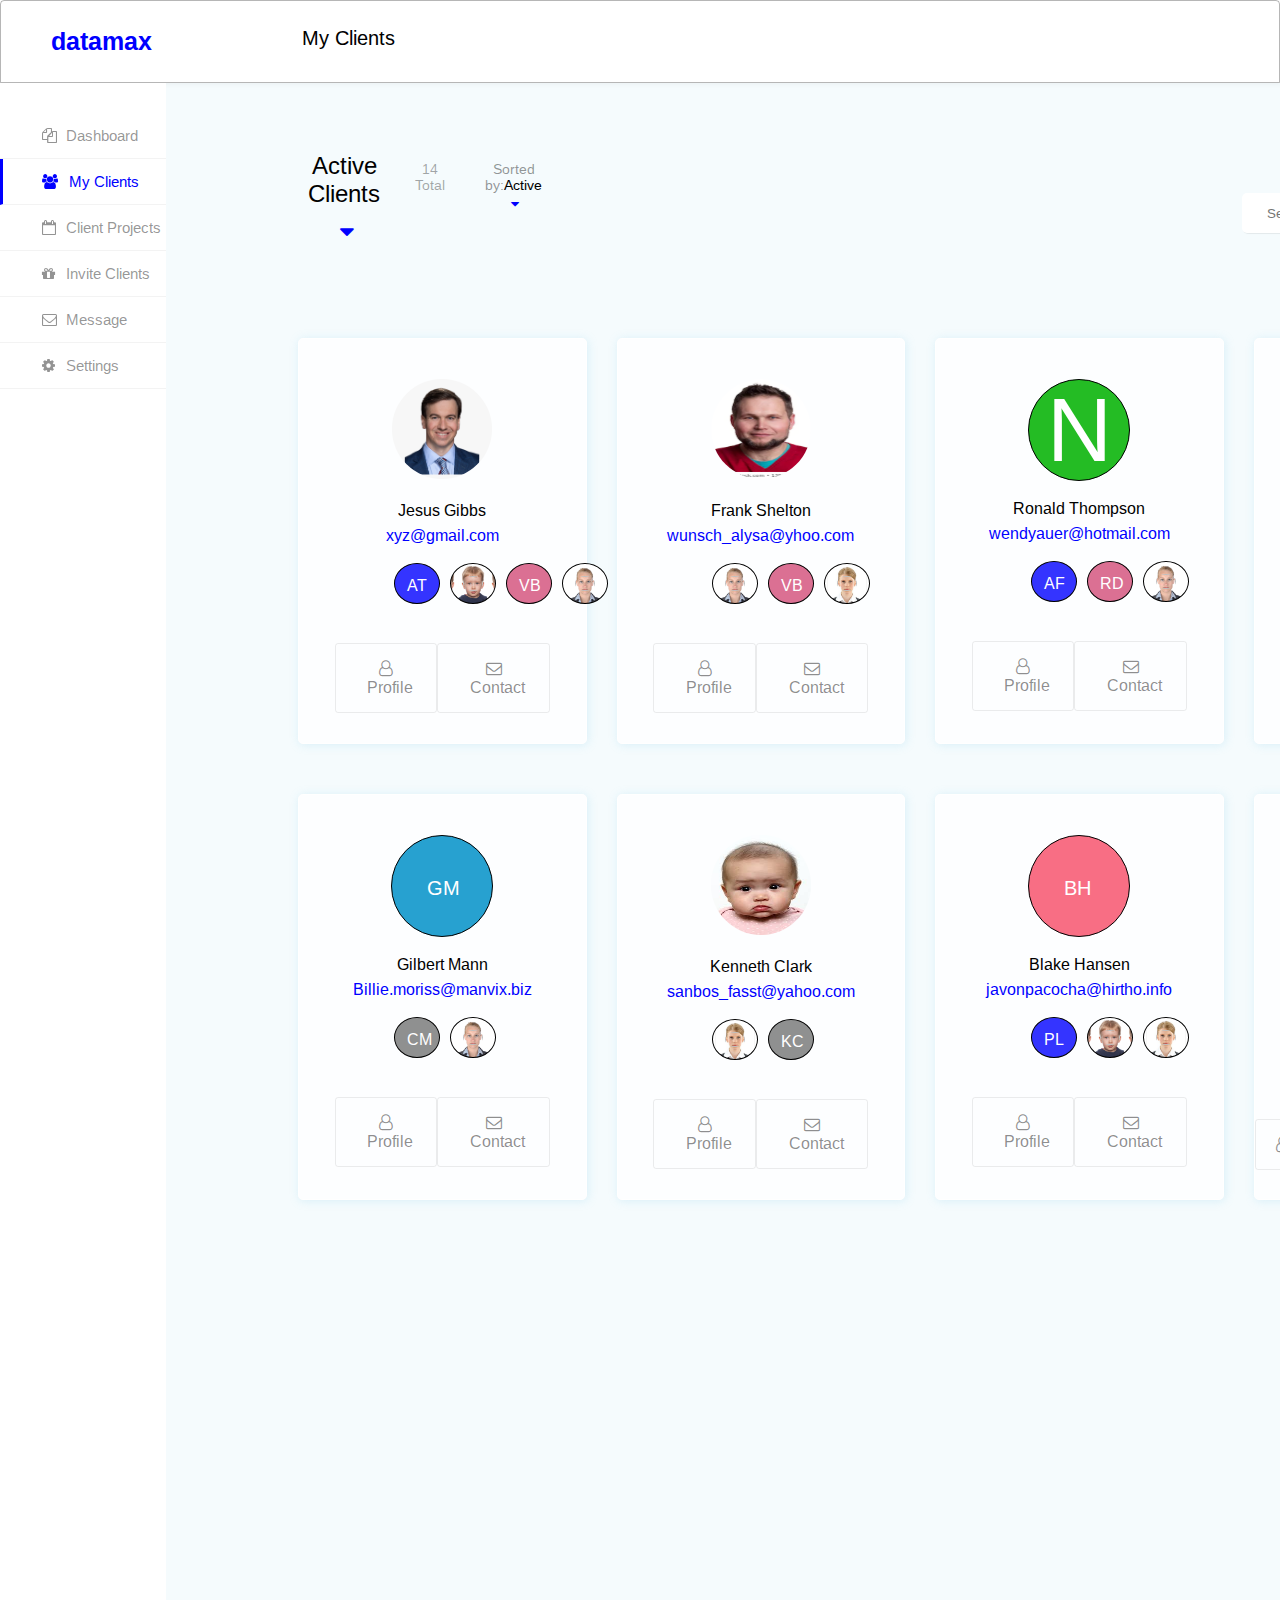
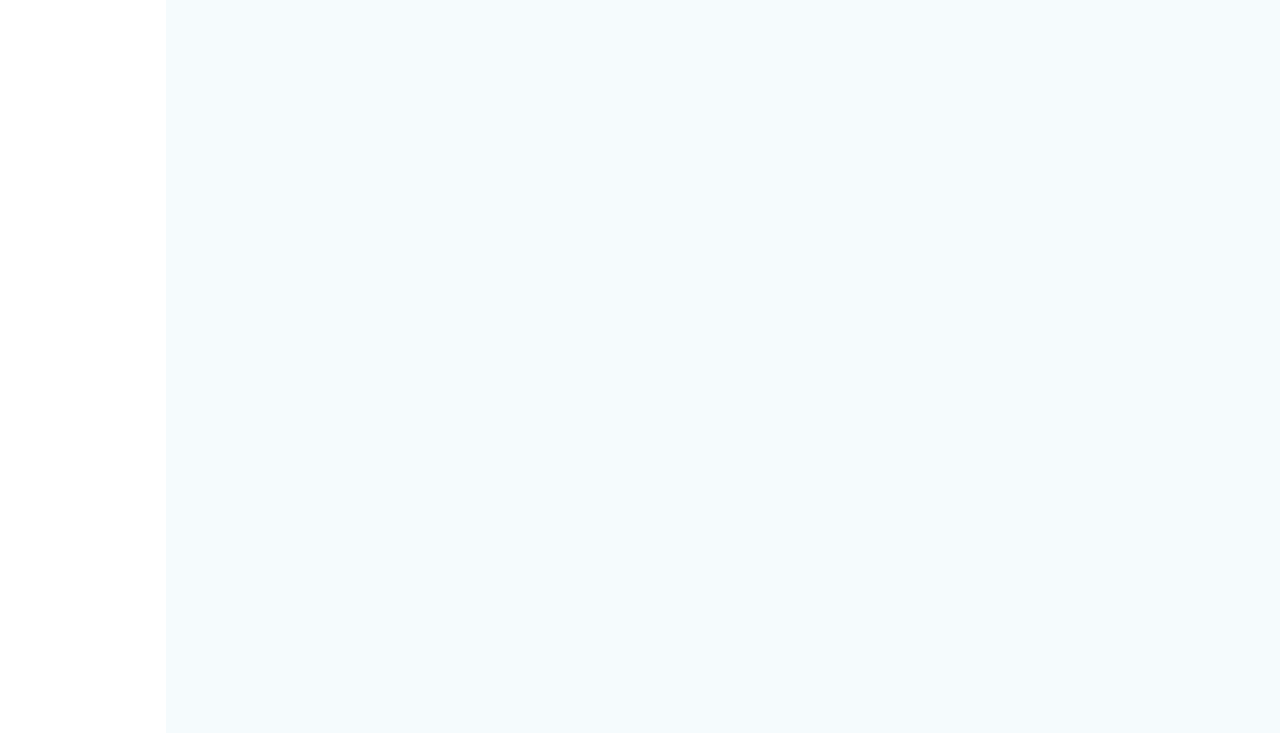
<file: index.html>
<!DOCTYPE html>

<head>
    <title>Test Page</title>
    <link rel="stylesheet" href="stylesheet.css">
    <link rel="stylesheet" href="https://cdnjs.cloudflare.com/ajax/libs/font-awesome/4.7.0/css/font-awesome.min.css">
    <link rel="stylesheet" href="https://fonts.googleapis.com/css?family=Sofia">
    <link rel="preconnect" href="https://fonts.gstatic.com">
    <link href="https://fonts.googleapis.com/css2?family=Arimo&display=swap" rel="stylesheet">
</head>

<body>
    <header>
        <div class="heading">
            <div class="headingcontent">
                <div class="datamax">datamax</div>
                <div class="myclient">My Clients</div>
            </div>
        </div>
    </header>
    <section>
        <div class="section">
            <nav>
                <div class="navigation">
                    <ul>
                        <li><i class="fa fa-files-o" aria-hidden="true"></i>&nbsp;&nbsp;&nbsp;&nbsp;Dashboard</li>
                        <li style="color: blue;border-left:3px solid blue;"><i class="fa fa-users"
                                aria-hidden="true"></i>&nbsp;&nbsp;&nbsp;&nbsp;My Clients</li>
                        <li><i class="fa fa-calendar-o" aria-hidden="true"></i>&nbsp;&nbsp;&nbsp;&nbsp;Client Projects
                        </li>
                        <li><i class="fa fa-gift" aria-hidden="true"></i>&nbsp;&nbsp;&nbsp;&nbsp;Invite Clients</li>
                        <li><i class="fa fa-envelope-o" aria-hidden="true"></i>&nbsp;&nbsp;&nbsp;&nbsp;Message</li>
                        <li><i class="fa fa-cog" aria-hidden="true"></i>&nbsp;&nbsp;&nbsp;&nbsp;Settings</li>
                    </ul>
                </div>
            </nav>
            <div class="main">
                <div class="topsection">
                    <div class="activeclient">Active Clients<i class="fa fa-sort-desc" aria-hidden="true" id="b"
                            style="color: blue;"></i></div>
                    <div class="total">14 Total</div>
                    <div class="sorted">Sorted by:<span id="dark">Active</span><i class="fa fa-sort-desc" id="a"
                            aria-hidden="true" style="color: blue;"></i></div>
                    <div class="searchbox"><i class="fa fa-search" aria-hidden="true"></i><input type="search"
                            class="search" placeholder="Search Client"></div>
                </div>
                <div class="grid-container">
                    <div class="item1">
                        <div class="itembox">
                            <div class="image">
                                <img src="./Images/264-2640465_passport-size-photo-sample-hd-png-download.png"
                                    style="width: 100px;height: 100px;">
                            </div>
                            <div class="details">
                                <p>Jesus Gibbs</p>
                                <p style="color: blue;">xyz@gmail.com</p>
                            </div>
                            <div class="smallcircle">
                                <div class="at" style="background-color: rgba(0, 0, 255, 0.795); color: white;">AT</div>
                                <div><img class="bt"></div>
                                <div class="at" style="background-color: palevioletred; color: white;">VB</div>
                                <div><img class="ct"></div>
                            </div>
                            <div class="choose">
                                <div class="profile"><i class="fa fa-user-o" aria-hidden="true"></i>&nbsp;&nbsp;Profile
                                </div>
                                <div class="contact"><i class="fa fa-envelope-o"
                                        aria-hidden="true"></i>&nbsp;&nbsp;Contact</div>
                            </div>
                        </div>
                    </div>
                    <div class="item2">
                        <div class="itembox">
                            <div class="image">
                                <img src="./Images/portrait-bearded-man-looking-camera-260nw-1357097612.webp"
                                    style="width: 100px;height: 100px;">
                            </div>
                            <div class="details">
                                <p>Frank Shelton</p>
                                <p style="color: blue;">wunsch_alysa@yhoo.com</p>
                            </div>
                            <div class="smallcircle">
                                <div><img class="ct"></div>
                                <div class="at" style="background-color: palevioletred; color: white;">VB</div>
                                <div><img class="dt"></div>
                            </div>
                            <div class="choose">
                                <div class="profile"><i class="fa fa-user-o" aria-hidden="true"></i>&nbsp;&nbsp;Profile
                                </div>
                                <div class="contact"><i class="fa fa-envelope-o"
                                        aria-hidden="true"></i>&nbsp;&nbsp;Contact</div>
                            </div>
                        </div>
                    </div>
                    <div class="item3">
                        <div class="itembox">
                            <div class="image">
                                <div class="lettersn" style="width: 100px;height: 100px;">N</div>
                            </div>
                            <div class="details">
                                <p>Ronald Thompson</p>
                                <p style="color: blue;">wendyauer@hotmail.com</p>
                            </div>
                            <div class="smallcircle">
                                <div class="at" style="background-color: rgba(0, 0, 255, 0.795); color: white;">AF</div>
                                <div class="at" style="background-color: palevioletred; color: white;">RD</div>
                                <div><img class="ct"></div>
                            </div>
                            <div class="choose">
                                <div class="profile"><i class="fa fa-user-o" aria-hidden="true"></i>&nbsp;&nbsp;Profile
                                </div>
                                <div class="contact"><i class="fa fa-envelope-o"
                                        aria-hidden="true"></i>&nbsp;&nbsp;Contact</div>
                            </div>
                        </div>
                    </div>
                    <div class="item4">
                        <div class="itembox">
                            <div class="image">
                                <div class="lettersm" style="width: 100px;height: 100px;">M</div>
                            </div>
                            <div class="details">
                                <p>Jesus Gibbs</p>
                                <p style="color: blue;">xyz@gmail.com</p>
                            </div>
                            <div class="smallcircle">
                                <div class="at" style="background-color: rgba(0, 0, 255, 0.795); color: white;">AT</div>
                                <div class="at" style="background-color: palevioletred; color: white;">VB</div>
                            </div>
                            <div class="choose">
                                <div class="profile"><i class="fa fa-user-o" aria-hidden="true"></i>&nbsp;&nbsp;Profile
                                </div>
                                <div class="contact"><i class="fa fa-envelope-o"
                                        aria-hidden="true"></i>&nbsp;&nbsp;Contact</div>
                            </div>
                        </div>
                    </div>
                    <div class="item5">
                        <div class="itembox">
                            <div class="image">
                                <div class="lettersgm" style="width: 100px;height: 100px;">
                                    <div class="cen">GM</div>
                                </div>
                            </div>
                            <div class="details">
                                <p>Gilbert Mann</p>
                                <p style="color: blue;">Billie.moriss@manvix.biz</p>
                            </div>
                            <div class="smallcircle">
                                <div class="at" style="background-color: rgba(80, 80, 80, 0.637); color: white;">CM
                                </div>
                                <div><img class="ct"></div>
                            </div>
                            <div class="choose">
                                <div class="profile"><i class="fa fa-user-o" aria-hidden="true"></i>&nbsp;&nbsp;Profile
                                </div>
                                <div class="contact"><i class="fa fa-envelope-o"
                                        aria-hidden="true"></i>&nbsp;&nbsp;Contact</div>
                            </div>
                        </div>
                    </div>
                    <div class="item6">
                        <div class="itembox">
                            <div class="image">
                                <img src="./Images/ninth.jpeg" style="width: 100px;height: 100px;">
                            </div>
                            <div class="details">
                                <p>Kenneth Clark</p>
                                <p style="color: blue;">sanbos_fasst@yahoo.com</p>
                            </div>
                            <div class="smallcircle">
                                <div><img class="dt"></div>
                                <div class="at" style="background-color: rgba(80, 80, 80, 0.637); color: white;">KC
                                </div>
                            </div>
                            <div class="choose">
                                <div class="profile"><i class="fa fa-user-o" aria-hidden="true"></i>&nbsp;&nbsp;Profile
                                </div>
                                <div class="contact"><i class="fa fa-envelope-o"
                                        aria-hidden="true"></i>&nbsp;&nbsp;Contact</div>
                            </div>
                        </div>
                    </div>
                    <div class="item7">
                        <div class="itembox">
                            <div class="image">
                                <div class="lettersbh" style="width: 100px;height: 100px;">
                                    <div class="cen1">BH</div>
                                </div>
                            </div>
                            <div class="details">
                                <p>Blake Hansen</p>
                                <p style="color: blue;">javonpacocha@hirtho.info</p>
                            </div>
                            <div class="smallcircle">
                                <div class="at" style="background-color: rgba(0, 0, 255, 0.795); color: white;">PL</div>
                                <div><img class="bt"></div>
                                <div><img class="dt"></div>
                            </div>
                            <div class="choose">
                                <div class="profile"><i class="fa fa-user-o" aria-hidden="true"></i>&nbsp;&nbsp;Profile
                                </div>
                                <div class="contact"><i class="fa fa-envelope-o"
                                        aria-hidden="true"></i>&nbsp;&nbsp;Contact</div>
                            </div>
                        </div>
                    </div>
                    <div class="item8">
                        <div class="itembox">
                            <div class="image">
                                <img src="./Images/fifth.jpg" style="width: 100px;height: 100px;">
                            </div>
                            <div class="details">
                                <p>Jesus Gibbs</p>
                                <p style="color: blue;">xyz@gmail.com</p>
                            </div>
                            <div class="smallcircle">
                                <div class="at" style="background-color: rgba(0, 0, 255, 0.795); color: white;">AT</div>
                                <div><img class="bt"></div>
                                <div class="at" style="background-color: palevioletred; color: white;">VB</div>
                                <div><img class="ct"></div>
                            </div>
                        </div>
                        <div class="choose">
                            <div class="profile"><i class="fa fa-user-o" aria-hidden="true"></i>&nbsp;&nbsp;Profile
                            </div>
                            <div class="contact"><i class="fa fa-envelope-o" aria-hidden="true"></i>&nbsp;&nbsp;Contact
                            </div>
                        </div>
                    </div>
                </div>
            </div>
        </div>
        </div>
    </section>
</body>
</file>
<file: stylesheet.css>
html,
body,
div,
span,
applet,
object,
iframe,
h1,
h2,
h3,
h4,
h5,
h6,
p,
blockquote,
pre,
a,
abbr,
acronym,
address,
big,
cite,
code,
del,
dfn,
em,
img,
ins,
kbd,
q,
s,
samp,
small,
strike,
strong,
sub,
sup,
tt,
var,
b,
u,
i,
center,
dl,
dt,
dd,
ol,
ul,
li,
fieldset,
form,
label,
legend,
table,
caption,
tbody,
tfoot,
thead,
tr,
th,
td,
article,
aside,
canvas,
details,
embed,
figure,
figcaption,
footer,
header,
hgroup,
menu,
nav,
output,
ruby,
section,
summary,
time,
mark,
audio,
video {
  margin: 0;
  padding: 0;
  border: 0;
  font-size: 100%;
  font: inherit;
  vertical-align: baseline;
}

body {
  background-color: rgba(135, 207, 235, 0.082);
  box-sizing: border-box;
  font-family: "Arimo", sans-serif;
}

.heading {
  width: 100%;
  background-color: #ffffff;
}

.headingcontent {
  display: flex;
  padding: 25px 50px;
  border: 1px solid rgba(0, 0, 0, 0.288);
  box-shadow: 2px 2px 5px rgba(0, 0, 0, 0.034);
  border-top-left-radius: 4px;
  border-top-right-radius: 4px;
}

.datamax {
  color: #0000ff;
  font-weight: bolder;
  font-size: 25px;
  text-align: center;
}

.myclient {
  display: flex;
  font-weight: 500;
  font-size: 20px;
  text-align: center;
  padding-left: 150px;
}

.section {
  display: flex;
  flex-direction: row;
  width: 100%;
}

.navigation {
  width: 120%;
  background-color: #ffffff;
  height: 2220px;
  text-align: center;
  line-height: 45px;
  padding-top: 30px;
  font-size: 15px;
}


.navigation li {
  border-bottom: 1px solid rgba(0, 0, 0, 0.048);
  color: #0000006c;
  text-align: left;
  padding-left: 50px;
}

.main {
  padding-left: 160px;
  padding-top: 70px;
}

.topsection {
  display: flex;
  text-align: center;
  padding-left: 10px;
}

.activeclient {
  font-size: 24px;
}

.total {
  font-size: 14px;
  padding-left: 35px;
  padding-top: 8px;
  color: rgba(0, 0, 0, 0.349);
}

.sorted {
  font-size: 14px;
  padding-left: 40px;
  padding-top: 8px;
  color: #0000006b;
}

#dark {
  color: #000000;
}

.searchbox {
  padding-left: 700px;
}

.search {
  border-radius: 5px;
  border: white;
  box-shadow: 1px 1px 1px #00000013;
  height: 40px;
  width: 300px;
  padding-left: 25px;
}

.grid-container {
  box-sizing: border-box;
  display: grid;
  grid-template-columns: auto auto auto auto;
  grid-column-gap: 30px;
  grid-row-gap: 50px;
}

.grid-container > div {
  background-color: rgba(255, 255, 255, 0.8);
  border: 1px solid #ffffff;
  text-align: center;
  border-radius: 5px;
  box-shadow: 1px 1px 10px rgba(135, 207, 235, 0.253);
}

.grid-container > div:hover {
  transform: scale(1.4);
  transition: 1.2s;
  box-shadow: 1px 1px 100px rgba(135, 207, 235, 0.932);
}
#a {
  display: inline-block;
  margin-left: 3px;
  margin-bottom: 10px;
}

#b {
  display: inline-block;
  margin: 5px 5px 100px 10px;
}

.fa-search {
  background-color: #ffffff;
  text-align: center;
  padding: 12px 12px 12px 12px;
  color: #00000052;
  box-shadow: 1px 1px 1px #00000013;
}

.itembox {
  margin: 10px;
  padding: 30px 0 20px 0;
  width: 75%;
  margin-left: auto;
  margin-right: auto;
}
.image img {
  border-radius: 50%;
}

.lettersn {
  display: flex;
  border: 1px solid black;
  font-size: 90px;
  text-align: center;
  justify-content: center;
  margin-left: auto;
  margin-right: auto;
  border-radius: 50%;
  background-color: rgba(7, 179, 7, 0.884);
  color: #ffffff;
}

.lettersm {
  display: flex;
  border: 1px solid black;
  font-size: 90px;
  text-align: center;
  justify-content: center;
  margin-left: auto;
  margin-right: auto;
  border-radius: 50%;
  background-color: rgba(10, 148, 202, 0.884);
  color: #ffffff;
}

.cen {
  padding-left: 35px;
  padding-top: 40px;
}

.lettersgm {
  display: flex;
  border: 1px solid black;
  font-size: 20px;
  text-align: center;
  margin-left: auto;
  margin-right: auto;
  border-radius: 50%;
  background-color: rgba(10, 148, 202, 0.884);
  color: #ffffff;
}
.cen1 {
  padding-left: 35px;
  padding-top: 40px;
}
.lettersbh {
  display: flex;
  border: 1px solid black;
  font-size: 20px;
  text-align: center;
  margin-left: auto;
  margin-right: auto;
  border-radius: 50%;
  background-color: rgba(245, 55, 86, 0.726);
  color: #ffffff;
}

.smallcircle {
  display: flex;
  text-align: center;
  justify-content: space-evenly;
  width: 50%;
  margin-left: auto;
  margin-right: auto;
  margin-top: 10px;
}

.at {
  border: 1px solid black;
  padding: 12px;
  margin: 5px;
  width: 20px;
  height: 15px;
  border-radius: 50%;
}

.bt {
  border: 1px solid black;
  padding: 12px;
  margin: 5px;
  width: 20px;
  height: 15px;
  border-radius: 50%;
  background-image: url(./Images/fifth.jpg);
  background-position: center;
  background-size: contain;
}

.ct {
  border: 1px solid black;
  padding: 12px;
  margin: 5px;
  width: 20px;
  height: 15px;
  border-radius: 50%;
  background-image: url(./Images/third.jpg);
  background-position: center;
  background-size: contain;
}

.dt {
  border: 1px solid black;
  padding: 12px;
  margin: 5px;
  width: 20px;
  height: 15px;
  border-radius: 50%;
  background-image: url(./Images/fourth.jpeg);
  background-position: center;
  background-size: contain;
}

.details {
  padding-top: 15px;
  line-height: 25px;
}

.choose {
  display: flex;
  width: 100%;
  margin-left: auto;
  margin-right: auto;
  justify-content: space-between;
  margin-top: 30px;
}

.profile,
.contact {
  border: 1px solid rgba(0, 0, 0, 0.075);
  padding: 15px 20px;
  border-radius: 3px;
  color: #00000075;
}

.profile:hover {
  border: 1px solid blue;
  color: blue;
}

.contact:hover {
  color: blue;
  border: 1px solid blue;
}

.navigation i {
    padding-top: 15px;
    position: fixed;
    left: 42px;
}
.navigation li {
}
</file>
